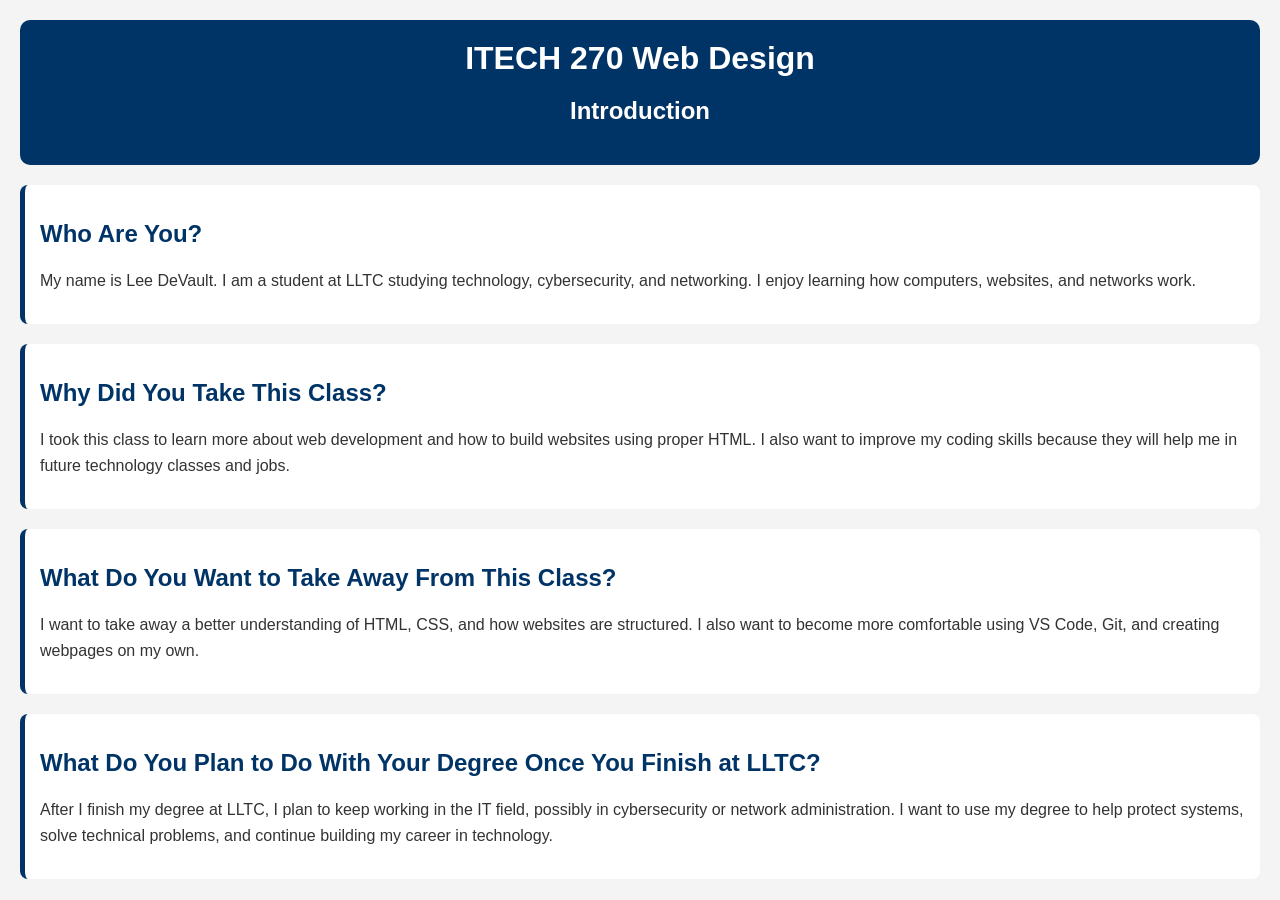
<file: 1-Introduction/index.html>
<!DOCTYPE html>
<html lang="en">
<head>
    <meta charset="UTF-8">
    <meta name="viewport" content="width=device-width, initial-scale=1.0">
    <title>ITECH 270 Web Design Introduction</title>

    <style>
        body {
            background-color: #f4f4f4;
            font-family: Arial, sans-serif;
            margin: 20px;
            color: #333333;
        }

        header {
            text-align: center;
            background-color: #003366;
            color: white;
            padding: 20px;
            border-radius: 10px;
        }

        h1 {
            margin: 0;
        }

        article {
            background-color: white;
            padding: 15px;
            margin-top: 20px;
            border-left: 5px solid #003366;
            border-radius: 8px;
        }

        h2 {
            color: #003366;
        }
        header h2{
            color: white;
        }

        p {
            line-height: 1.6;
        }
    </style>

</head>

<body>

    <header>
        <h1>ITECH 270 Web Design</h1>
        <h2>Introduction</h2>
    </header>

    <main>

        <article>
            <h2>Who Are You?</h2>
            <p>
                My name is Lee DeVault. I am a student at LLTC studying technology,
                cybersecurity, and networking. I enjoy learning how computers,
                websites, and networks work.
            </p>
        </article>

        <article>
            <h2>Why Did You Take This Class?</h2>
            <p>
                I took this class to learn more about web development and how to
                build websites using proper HTML. I also want to improve my coding
                skills because they will help me in future technology classes and jobs.
            </p>
        </article>

        <article>
            <h2>What Do You Want to Take Away From This Class?</h2>
            <p>
                I want to take away a better understanding of HTML, CSS, and how
                websites are structured. I also want to become more comfortable
                using VS Code, Git, and creating webpages on my own.
            </p>
        </article>

        <article>
            <h2>What Do You Plan to Do With Your Degree Once You Finish at LLTC?</h2>
            <p>
                After I finish my degree at LLTC, I plan to keep working in the IT field,
                possibly in cybersecurity or network administration. I want to use
                my degree to help protect systems, solve technical problems, and
                continue building my career in technology.
            </p>
        </article>

    </main>

</body>
</html>
</file>
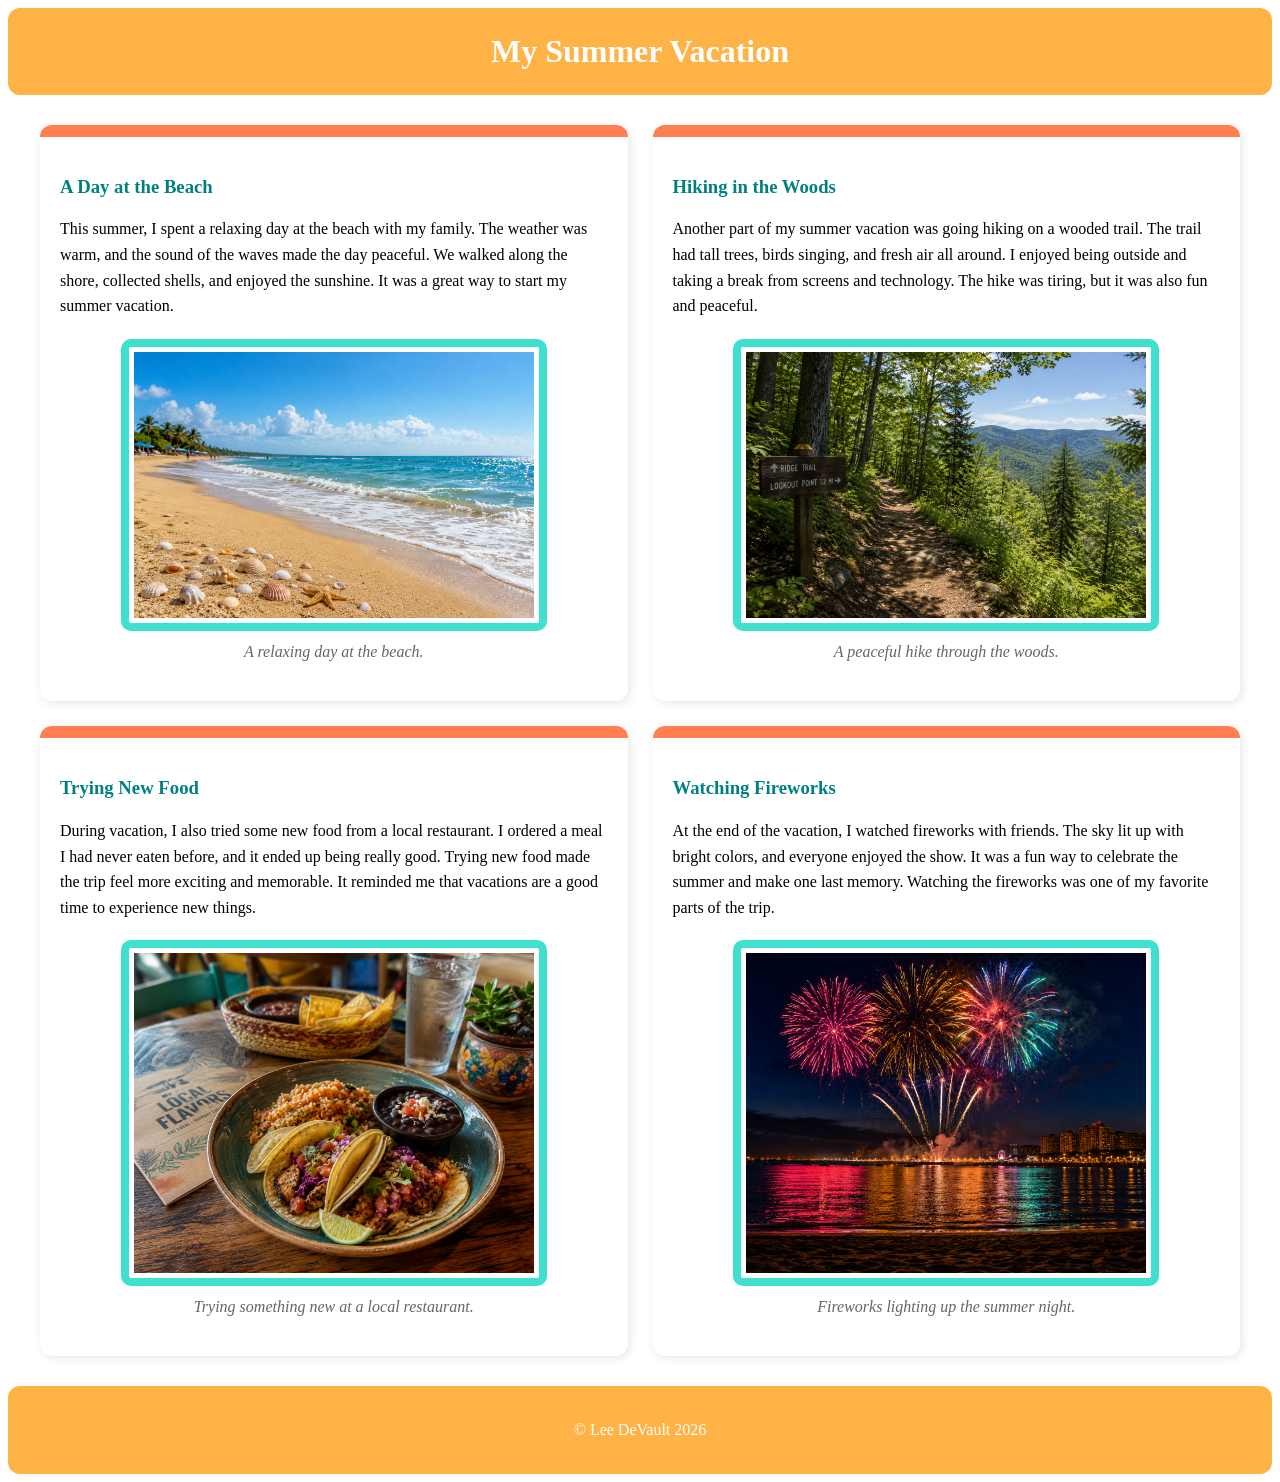
<file: 2-SummerVacation/index.html>
<!DOCTYPE html>
<html lang="en">
<head>
    <meta charset="UTF-8">
    <meta name="viewport" content="width=device-width, initial-scale=1.0">
    <title>My Summer Vacation</title>

    <style>
        <style>
    body {
        background-color: #fff4d6;
        font-family: Arial, sans-serif;
        margin: 20px;
        color: #333333;
    }

    header {
        background-color: #ffb347;
        color: #ffffff;
        text-align: center;
        padding: 25px;
        border-radius: 12px;
    }

    h1 {
        margin: 0;
    }

   section {
    display: grid;
    grid-template-columns: 1fr 1fr;
    gap: 25px;
    max-width: 1200px;
    margin: 30px auto;
}

article {
    background-color: #ffffff;
    padding: 20px;
    border-radius: 12px;
    box-shadow: 2px 2px 10px rgba(0, 0, 0, 0.1);
    border-top: 12px solid #ff7f50;
}

    h3 {
        color: #008080;
    }

    p {
        line-height: 1.6;
    }

    figure {
        text-align: center;
        margin: 20px 0;
    }

    img {
        border: 8px solid #40e0d0;
        border-radius: 10px;
        padding: 5px;
        background-color: white;
    }

    figcaption {
        font-style: italic;
        color: #666666;
        margin-top: 8px;
    }

    footer {
        background-color: #ffb347;
        color: white;
        text-align: center;
        padding: 15px;
        border-radius: 12px;
        margin-top: 30px;
    }
</style>
    </style>
</head>
<body>

    <header>
        <h1>My Summer Vacation</h1>
    </header>

    <section>
        <article>
            <h3>A Day at the Beach</h3>
            <p>
                This summer, I spent a relaxing day at the beach with my family.
                The weather was warm, and the sound of the waves made the day peaceful.
                We walked along the shore, collected shells, and enjoyed the sunshine.
                It was a great way to start my summer vacation.
            </p>

            <figure>
                <img src="images/beach.png" alt="A sunny beach with ocean waves" width="400">
                <figcaption>A relaxing day at the beach.</figcaption>
            </figure>
        </article>

        <article>
            <h3>Hiking in the Woods</h3>
            <p>
                Another part of my summer vacation was going hiking on a wooded trail.
                The trail had tall trees, birds singing, and fresh air all around.
                I enjoyed being outside and taking a break from screens and technology.
                The hike was tiring, but it was also fun and peaceful.
            </p>

            <figure>
                <img src="images/hiking.png" alt="A hiking trail through a green forest" width="400">
                <figcaption>A peaceful hike through the woods.</figcaption>
            </figure>
        </article>

        <article>
            <h3>Trying New Food</h3>
            <p>
                During vacation, I also tried some new food from a local restaurant.
                I ordered a meal I had never eaten before, and it ended up being really good.
                Trying new food made the trip feel more exciting and memorable.
                It reminded me that vacations are a good time to experience new things.
            </p>

            <figure>
                <img src="images/food.png" alt="A plate of delicious food at a restaurant" width="400">
                <figcaption>Trying something new at a local restaurant.</figcaption>
            </figure>
        </article>

        <article>
            <h3>Watching Fireworks</h3>
            <p>
                At the end of the vacation, I watched fireworks with friends.
                The sky lit up with bright colors, and everyone enjoyed the show.
                It was a fun way to celebrate the summer and make one last memory.
                Watching the fireworks was one of my favorite parts of the trip.
            </p>

            <figure>
                <img src="images/fireworks.png" alt="Colorful fireworks lighting up the night sky" width="400">
                <figcaption>Fireworks lighting up the summer night.</figcaption>
            </figure>
        </article>
    </section>

    <footer>
        <p>&copy; Lee DeVault 2026</p>
    </footer>

</body>
</html>
</file>
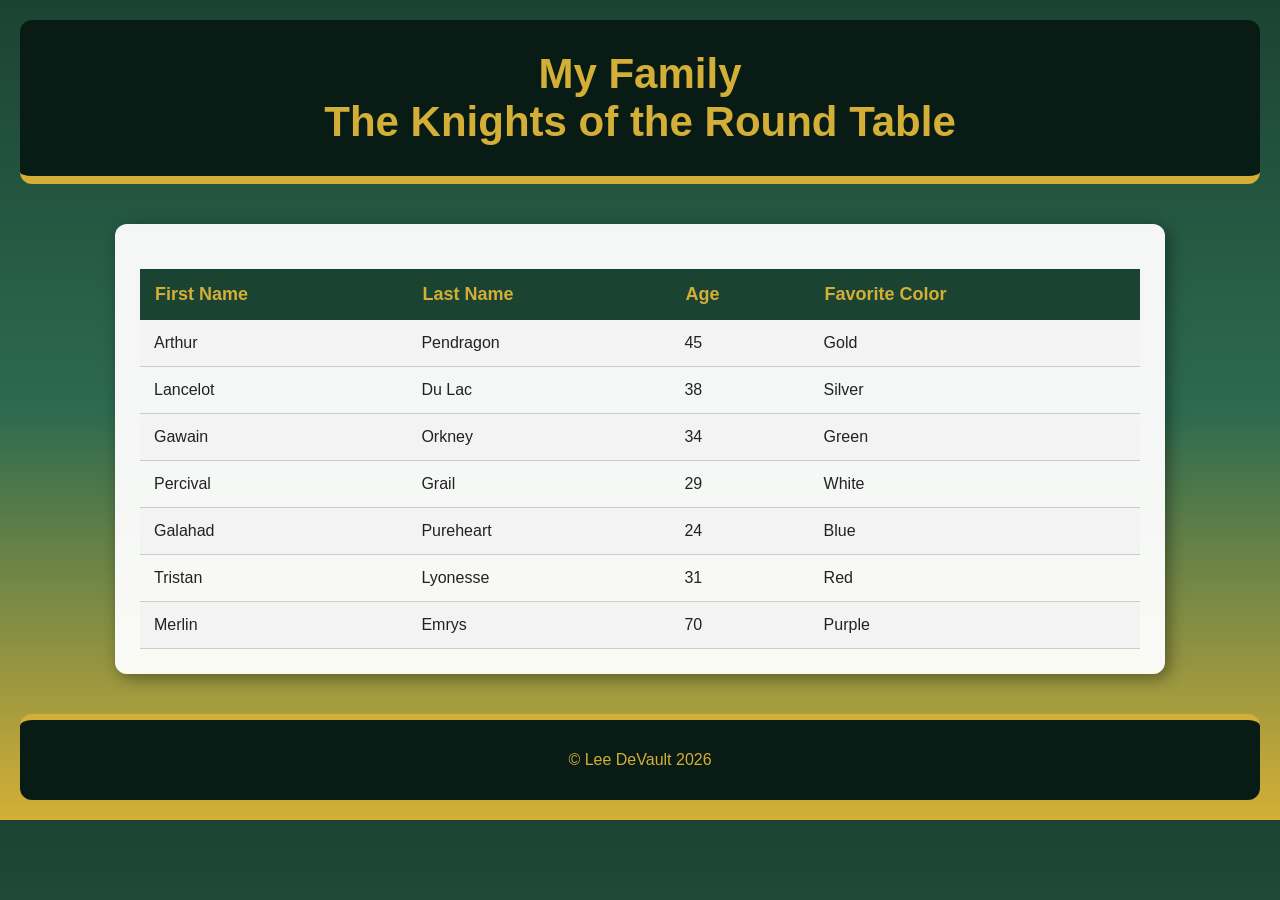
<file: 4-MyFamily/index.html>
<!DOCTYPE html>
<html lang="en">
<head>
    <meta charset="UTF-8">
    <meta name="viewport" content="width=device-width, initial-scale=1.0">
    <title>My Family</title>

    <style>

        body {
            background: linear-gradient(to bottom, #1b4332, #2d6a4f, #d4af37);
            font-family: Arial, sans-serif;
            margin: 20px;
            color: #f8f9fa;
        }

        header {
            background-color: #081c15;
            color: #d4af37;
            text-align: center;
            padding: 30px;
            border-radius: 12px;
            border-bottom: 8px solid #d4af37;
        }

        header h1 {
            margin: 0;
            font-size: 42px;
        }

        section {
            max-width: 1000px;
            margin: 40px auto;
            background-color: rgba(255, 255, 255, 0.95);
            padding: 25px;
            border-radius: 12px;
            box-shadow: 4px 4px 16px rgba(0, 0, 0, 0.4);
        }

        table {
            width: 100%;
            border-collapse: collapse;
            margin-top: 20px;
            color: #222222;
        }

        th {
            background-color: #1b4332;
            color: #d4af37;
            padding: 15px;
            text-align: left;
            font-size: 18px;
        }

        td {
            padding: 14px;
            border-bottom: 1px solid #cccccc;
        }

        tr:nth-child(even) {
            background-color: #f3f3f3;
        }

        tr:hover {
            background-color: #d8f3dc;
        }

        footer {
            background-color: #081c15;
            color: #d4af37;
            text-align: center;
            padding: 15px;
            border-radius: 12px;
            margin-top: 30px;
            border-top: 6px solid #d4af37;
        }

    </style>
</head>

<body>

    <header>
        <h1>My Family</h1>
        <h1>The Knights of the Round Table</h1>
    </header>

    <section>

        <table>

            <tr>
                <th>First Name</th>
                <th>Last Name</th>
                <th>Age</th>
                <th>Favorite Color</th>
            </tr>

            <tr>
                <td>Arthur</td>
                <td>Pendragon</td>
                <td>45</td>
                <td>Gold</td>
            </tr>

            <tr>
                <td>Lancelot</td>
                <td>Du Lac</td>
                <td>38</td>
                <td>Silver</td>
            </tr>

            <tr>
                <td>Gawain</td>
                <td>Orkney</td>
                <td>34</td>
                <td>Green</td>
            </tr>

            <tr>
                <td>Percival</td>
                <td>Grail</td>
                <td>29</td>
                <td>White</td>
            </tr>

            <tr>
                <td>Galahad</td>
                <td>Pureheart</td>
                <td>24</td>
                <td>Blue</td>
            </tr>

            <tr>
                <td>Tristan</td>
                <td>Lyonesse</td>
                <td>31</td>
                <td>Red</td>
            </tr>

            <tr>
                <td>Merlin</td>
                <td>Emrys</td>
                <td>70</td>
                <td>Purple</td>
            </tr>

        </table>

    </section>

    <footer>
        <p>&copy; Lee DeVault 2026</p>
    </footer>

</body>
</html>
</file>
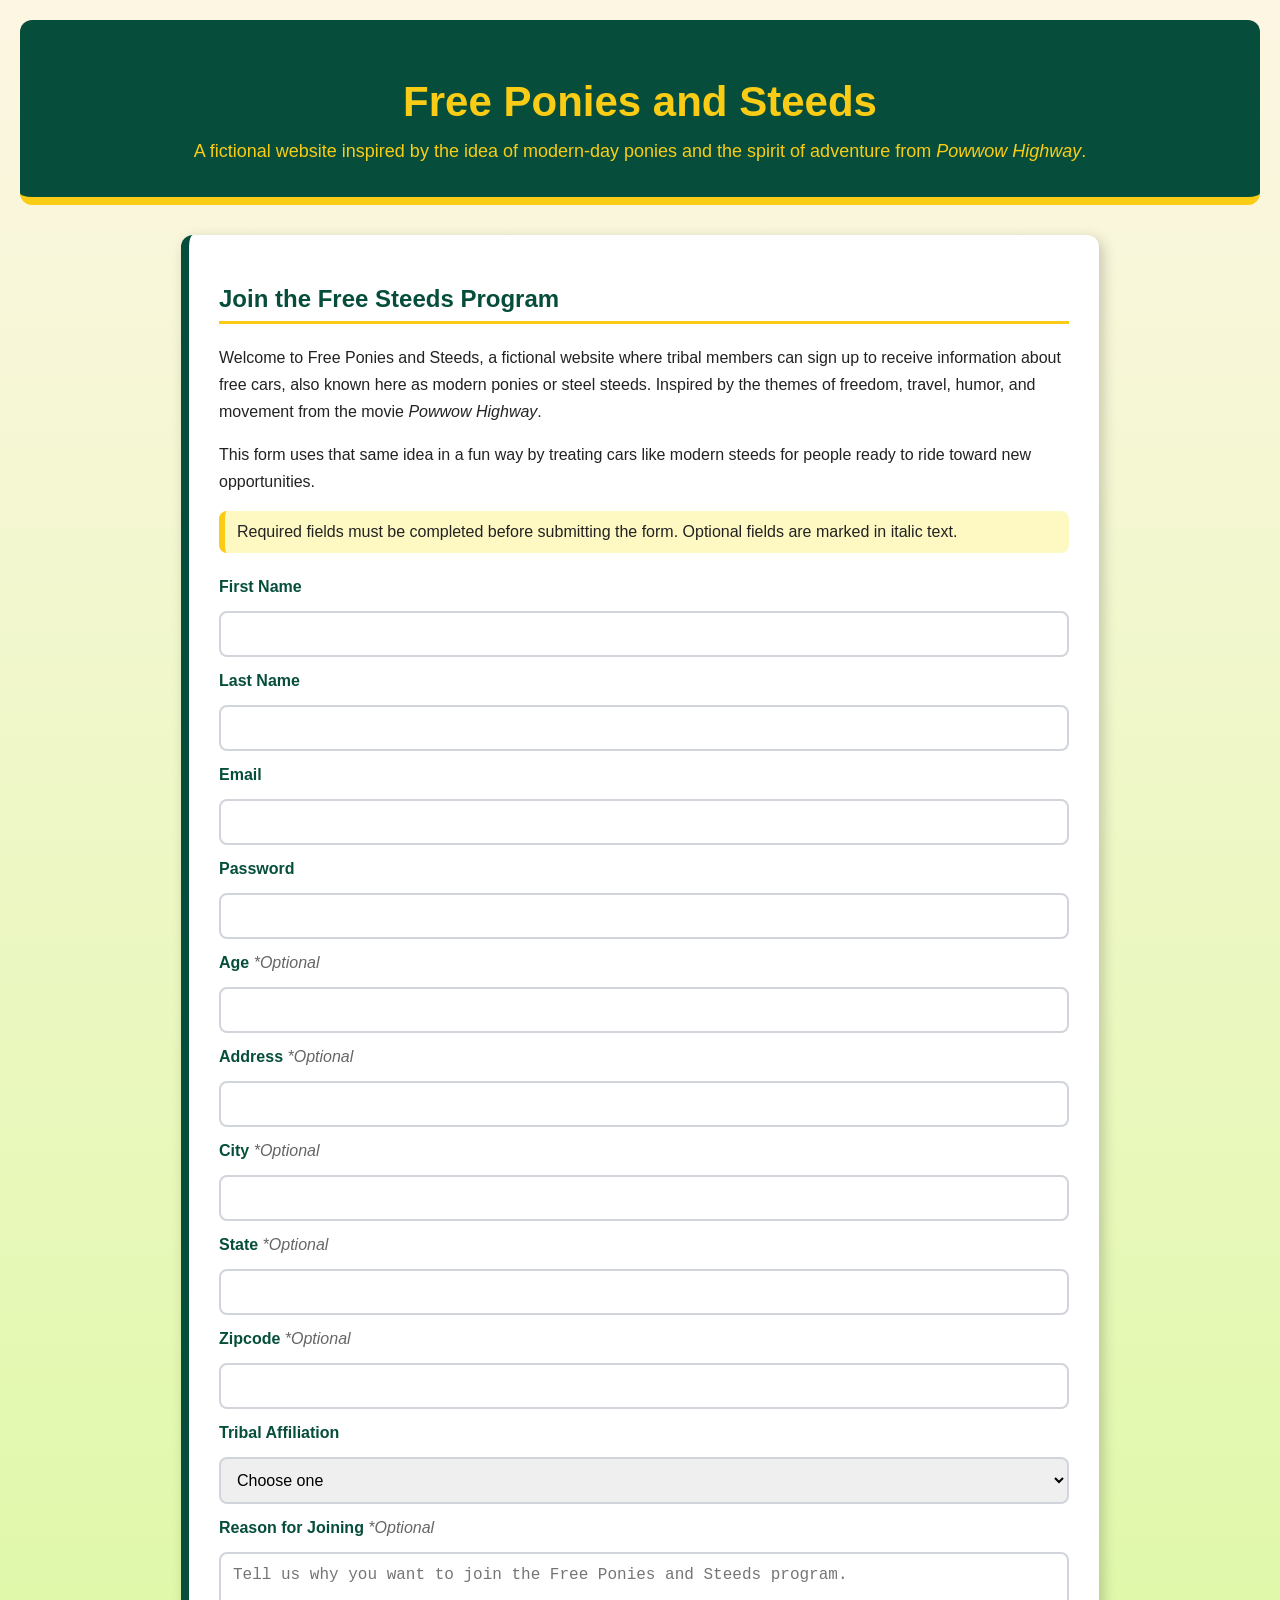
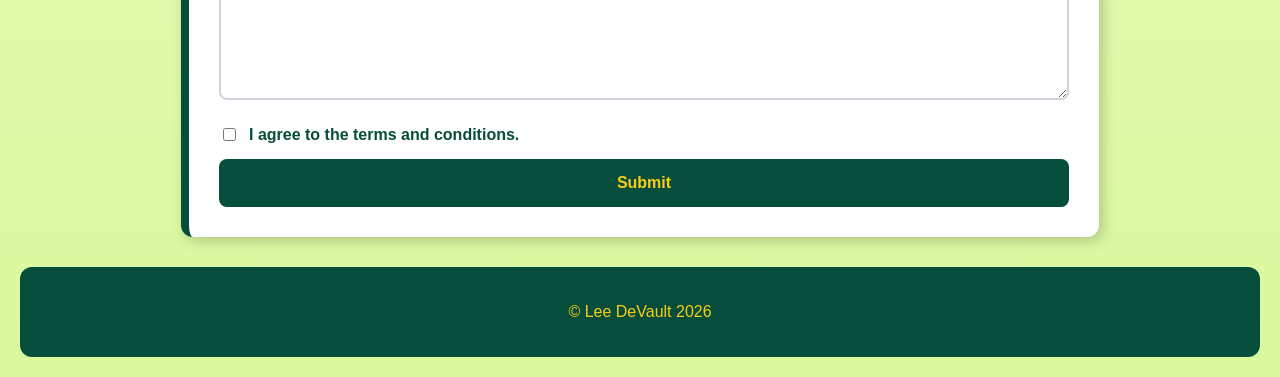
<file: 5-NewUserForm/index.html>
<!DOCTYPE html>
<html lang="en">
<head>
    <meta charset="UTF-8">
    <meta name="viewport" content="width=device-width, initial-scale=1.0">
    <title>New User Form</title>

    <style>

        body {
            background: linear-gradient(to bottom, #fdf6e3, #d9f99d);
            font-family: Arial, sans-serif;
            margin: 20px;
            color: #222222;
        }

        header {
            background-color: #064e3b;
            color: #facc15;
            text-align: center;
            padding: 30px;
            border-radius: 12px;
            border-bottom: 8px solid #facc15;
        }

        header h1 {
            margin-bottom: 10px;
            font-size: 42px;
        }

        header p {
            margin: 0;
            font-size: 18px;
        }

        section {
            max-width: 850px;
            margin: 30px auto;
            background-color: white;
            padding: 30px;
            border-radius: 12px;
            box-shadow: 4px 4px 14px rgba(0, 0, 0, 0.2);
            border-left: 8px solid #064e3b;
        }

        h2 {
            color: #064e3b;
            border-bottom: 3px solid #facc15;
            padding-bottom: 8px;
        }

        p {
            line-height: 1.7;
        }

        .note {
            background-color: #fef9c3;
            border-left: 6px solid #facc15;
            padding: 12px;
            border-radius: 8px;
            margin-bottom: 20px;
        }

        form {
            display: grid;
            gap: 15px;
            margin-top: 25px;
        }

        label {
            font-weight: bold;
            color: #064e3b;
        }

        label em {
            font-style: italic;
            color: #666666;
            font-weight: normal;
        }

        input,
        select,
        textarea {
            padding: 12px;
            border: 2px solid #d1d5db;
            border-radius: 8px;
            font-size: 16px;
        }

        textarea {
            height: 120px;
            resize: vertical;
        }

        .checkbox-row {
            display: flex;
            gap: 10px;
            align-items: center;
            margin-top: 10px;
        }

        input[type="submit"] {
            background-color: #064e3b;
            color: #facc15;
            font-weight: bold;
            cursor: pointer;
            border: none;
            padding: 15px;
            font-size: 16px;
        }

        input[type="submit"]:hover {
            background-color: #047857;
        }

        footer {
            background-color: #064e3b;
            color: #facc15;
            text-align: center;
            padding: 15px;
            border-radius: 12px;
            margin-top: 30px;
        }

    </style>
</head>

<body>

    <header>
        <h1>Free Ponies and Steeds</h1>

        <p>
            A fictional website inspired by the idea of modern-day ponies
            and the spirit of adventure from <em>Powwow Highway</em>.
        </p>
    </header>

    <section>

        <h2>Join the Free Steeds Program</h2>

        <p>
            Welcome to Free Ponies and Steeds, a fictional website where tribal
            members can sign up to receive information about free cars, also
            known here as modern ponies or steel steeds. Inspired by the themes
            of freedom, travel, humor, and movement from the movie
            <em>Powwow Highway</em>.
        </p>

        <p>
            This form uses that same idea in a fun way by
            treating cars like modern steeds for people ready to ride toward new
            opportunities.
        </p>

        <div class="note">
            Required fields must be completed before submitting the form.
            Optional fields are marked in italic text.
        </div>

        <form method="GET" action="./response.html">

            <label for="first-name">
                First Name
            </label>

            <input type="text"
                   id="first-name"
                   name="first-name"
                   required>

            <label for="last-name">
                Last Name
            </label>

            <input type="text"
                   id="last-name"
                   name="last-name"
                   required>

            <label for="email">
                Email
            </label>

            <input type="email"
                   id="email"
                   name="email"
                   required>

            <label for="password">
                Password
            </label>

            <input type="password"
                   id="password"
                   name="password"
                   required>

            <label for="age">
                Age <em>*Optional</em>
            </label>

            <input type="number"
                   id="age"
                   name="age">

            <label for="address">
                Address <em>*Optional</em>
            </label>

            <input type="text"
                   id="address"
                   name="address">

            <label for="city">
                City <em>*Optional</em>
            </label>

            <input type="text"
                   id="city"
                   name="city">

            <label for="state">
                State <em>*Optional</em>
            </label>

            <input type="text"
                   id="state"
                   name="state">

            <label for="zipcode">
                Zipcode <em>*Optional</em>
            </label>

            <input type="number"
                   id="zipcode"
                   name="zipcode">

            <label for="tribal-affiliation">
                Tribal Affiliation
            </label>

            <select id="tribal-affiliation"
                    name="tribal-affiliation"
                    required>

                <option value="">
                    Choose one
                </option>

                <option value="leech-lake-band">
                    Leech Lake Band of Ojibwe
                </option>

                <option value="red-lake-nation">
                    Red Lake Nation
                </option>

                <option value="white-earth-nation">
                    White Earth Nation
                </option>

                <option value="fond-du-lac-band">
                    Fond du Lac Band
                </option>

                <option value="mille-lacs-band">
                    Mille Lacs Band
                </option>

            </select>

            <label for="reason">
                Reason for Joining <em>*Optional</em>
            </label>

            <textarea id="reason"
                      name="reason"
                      placeholder="Tell us why you want to join the Free Ponies and Steeds program."></textarea>

            <div class="checkbox-row">

                <input type="checkbox"
                       id="terms"
                       name="terms"
                       required>

                <label for="terms">
                    I agree to the terms and conditions.
                </label>

            </div>

            <input type="submit"
                   value="Submit">

        </form>

    </section>

    <footer>
        <p>&copy; Lee DeVault 2026</p>
    </footer>

</body>
</html>
</file>
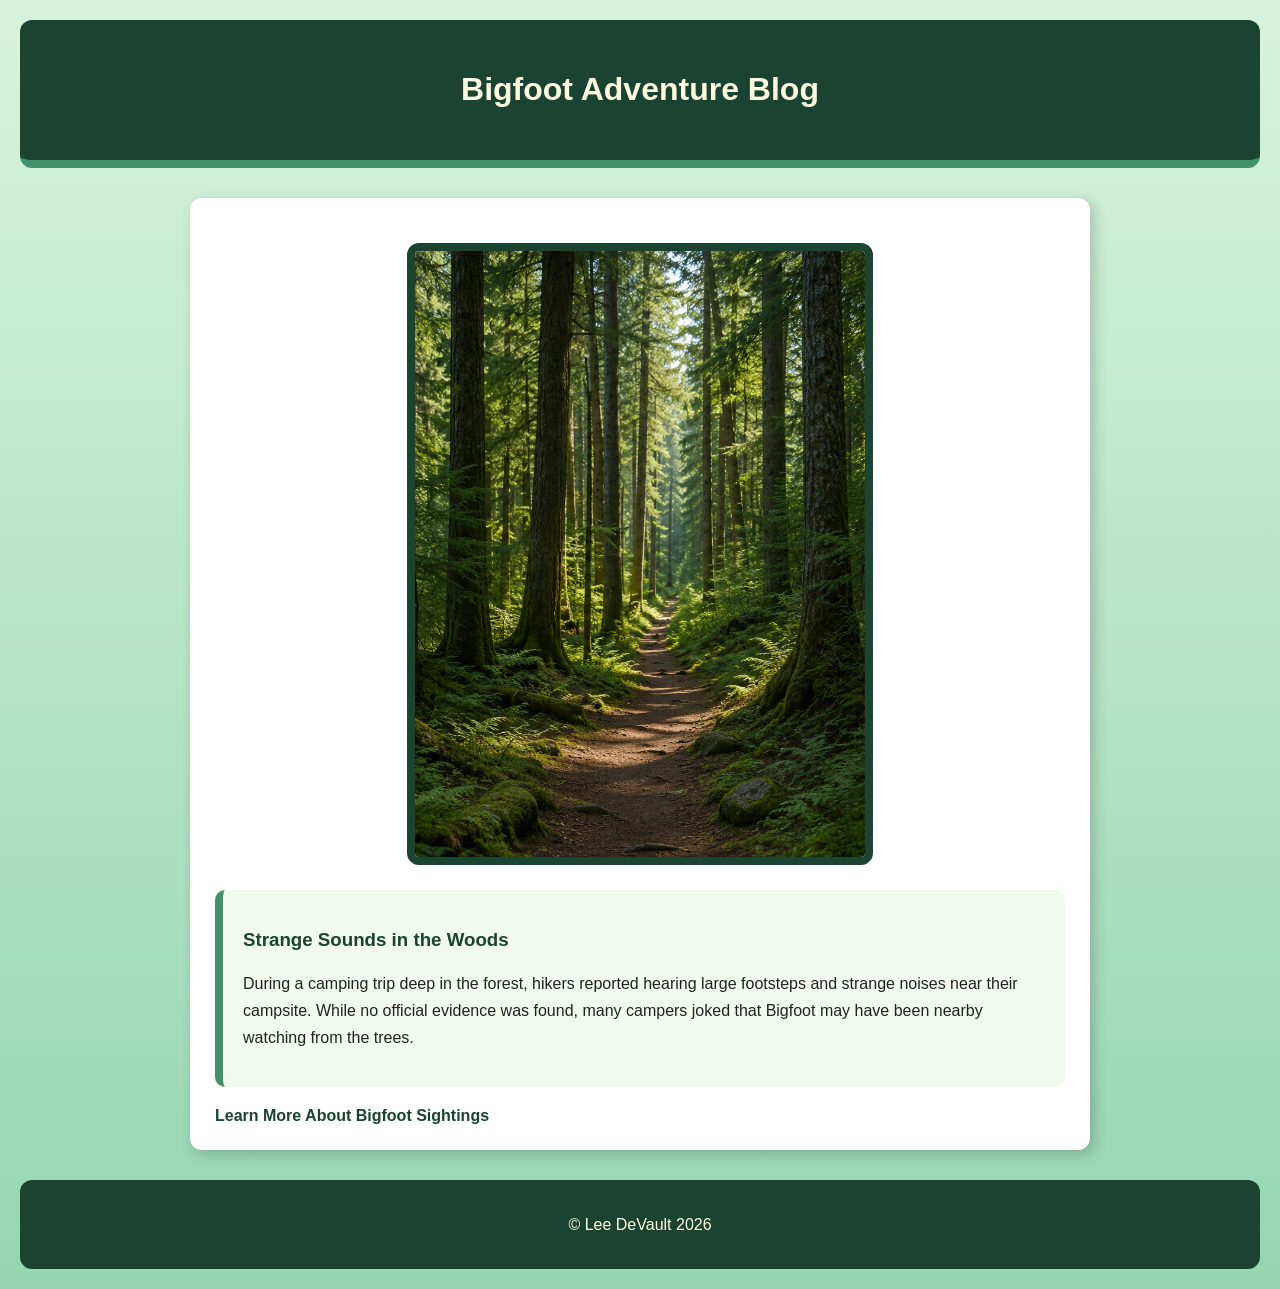
<file: 7-EventListeners/index.html>
<!DOCTYPE html>
<html lang="en">
<head>
    <meta charset="UTF-8">
    <meta name="viewport" content="width=device-width, initial-scale=1.0">
    <title>Bigfoot Adventure Blog</title>

    <style>
        body {
            background: linear-gradient(to bottom, #d8f3dc, #95d5b2);
            font-family: Arial, sans-serif;
            margin: 20px;
            color: #222222;
        }

        header {
            background-color: #1b4332;
            color: #fefae0;
            text-align: center;
            padding: 30px;
            border-radius: 12px;
            border-bottom: 8px solid #40916c;
        }

        section {
            max-width: 850px;
            margin: 30px auto;
            background-color: white;
            padding: 25px;
            border-radius: 12px;
            box-shadow: 4px 4px 14px rgba(0, 0, 0, 0.2);
        }

        img {
            display: block;
            width: 450px;
            margin: 20px auto;
            border: 8px solid #1b4332;
            border-radius: 12px;
            cursor: pointer;
        }

        article {
            margin-top: 25px;
            padding: 20px;
            background-color: #f1faee;
            border-left: 8px solid #40916c;
            border-radius: 10px;
        }

        h3 {
            color: #1b4332;
            cursor: pointer;
        }

        p {
            line-height: 1.7;
        }

        a {
            display: inline-block;
            margin-top: 20px;
            color: #1b4332;
            font-weight: bold;
            text-decoration: none;
            cursor: pointer;
        }

        footer {
            background-color: #1b4332;
            color: #fefae0;
            text-align: center;
            padding: 15px;
            border-radius: 12px;
            margin-top: 30px;
        }
    </style>
</head>

<body>

    <header>
        <h1>Bigfoot Adventure Blog</h1>
    </header>

    <section>

        <img id="forest-image"
             src="images/forest.png"
             alt="A forest trail surrounded by trees">

        <article>
            <h3 id="blog-title">Strange Sounds in the Woods</h3>

            <p>
                During a camping trip deep in the forest, hikers reported hearing
                large footsteps and strange noises near their campsite. While no
                official evidence was found, many campers joked that Bigfoot may
                have been nearby watching from the trees.
            </p>
        </article>

        <a id="mystery-link" href="https://example.com">
            Learn More About Bigfoot Sightings
        </a>

    </section>

    <footer>
        <p>&copy; Lee DeVault 2026</p>
    </footer>

    <script src="script.js"></script>

</body>
</html>
</file>
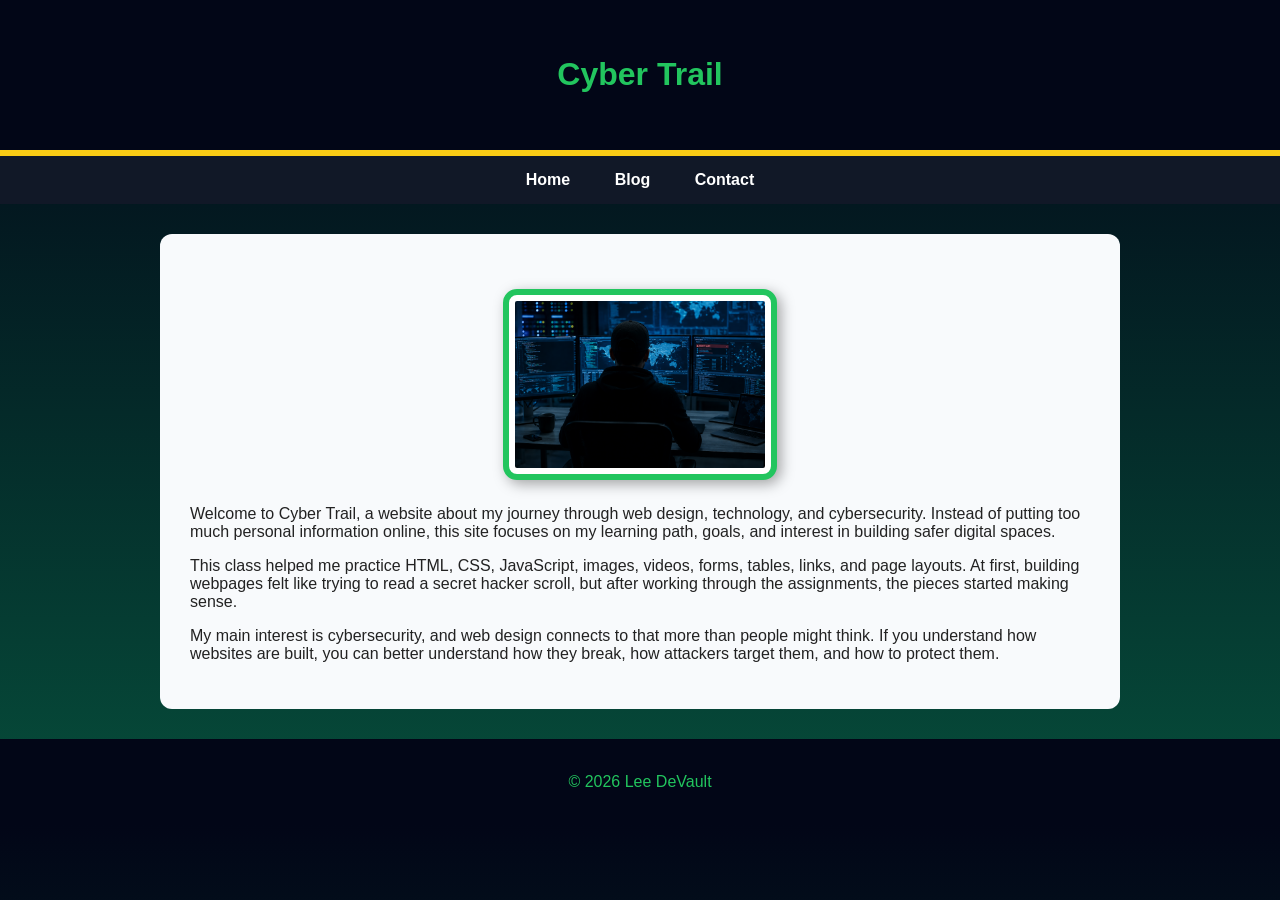
<file: Final/index.html>
<!DOCTYPE html>
<html lang="en">
<head>
    <meta charset="UTF-8">
    <meta name="viewport" content="width=device-width, initial-scale=1.0">
    <title>Cyber Trail - Home</title>
    <link rel="stylesheet" href="style.css">
</head>
<body>

<header>
    <h1>Cyber Trail</h1>
</header>

<nav>
    <a href="index.html">Home</a>
    <a href="blog.html">Blog</a>
    <a href="contact.html">Contact</a>
</nav>

<main>
    <img id="profile-image" class="profile-img" src="images/me1.png" alt="Meme image representing Lee">

    <p>
        Welcome to Cyber Trail, a website about my journey through web design,
        technology, and cybersecurity. Instead of putting too much personal
        information online, this site focuses on my learning path, goals, and
        interest in building safer digital spaces.
    </p>

    <p>
        This class helped me practice HTML, CSS, JavaScript, images, videos,
        forms, tables, links, and page layouts. At first, building webpages felt
        like trying to read a secret hacker scroll, but after working through the
        assignments, the pieces started making sense.
    </p>

    <p>
        My main interest is cybersecurity, and web design connects to that more
        than people might think. If you understand how websites are built, you
        can better understand how they break, how attackers target them, and how
        to protect them.
    </p>
</main>

<footer>
    <p>&copy; 2026 Lee DeVault</p>
</footer>

<script src="script.js"></script>

</body>
</html>
</file>
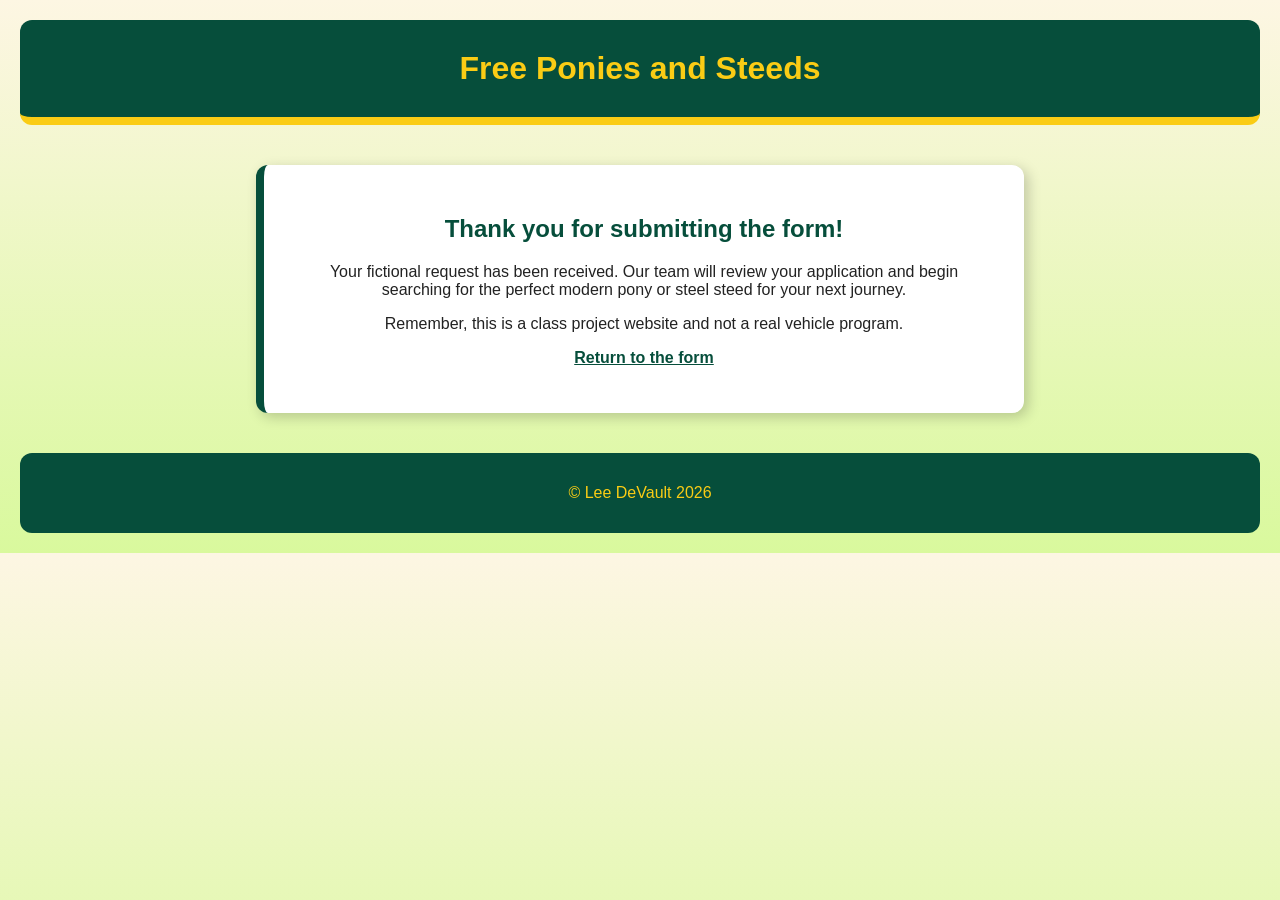
<file: 5-NewUserForm/response.html>
<!DOCTYPE html>
<html lang="en">
<head>
    <meta charset="UTF-8">
    <meta name="viewport" content="width=device-width, initial-scale=1.0">
    <title>Form Submitted</title>

    <style>
        body {
            background: linear-gradient(to bottom, #fdf6e3, #d9f99d);
            font-family: Arial, sans-serif;
            margin: 20px;
            color: #222222;
        }

        header {
            background-color: #064e3b;
            color: #facc15;
            text-align: center;
            padding: 30px;
            border-radius: 12px;
            border-bottom: 8px solid #facc15;
        }

        section {
            max-width: 700px;
            margin: 40px auto;
            background-color: white;
            padding: 30px;
            border-radius: 12px;
            box-shadow: 4px 4px 14px rgba(0, 0, 0, 0.2);
            border-left: 8px solid #064e3b;
            text-align: center;
        }

        h1 {
            margin: 0;
        }

        h2 {
            color: #064e3b;
        }

        a {
            color: #064e3b;
            font-weight: bold;
        }

        footer {
            background-color: #064e3b;
            color: #facc15;
            text-align: center;
            padding: 15px;
            border-radius: 12px;
            margin-top: 30px;
        }
    </style>
</head>

<body>

    <header>
        <h1>Free Ponies and Steeds</h1>
    </header>

    <section>
        <h2>Thank you for submitting the form!</h2>

        <p>
            Your fictional request has been received. Our team will review your
            application and begin searching for the perfect modern pony or steel
            steed for your next journey.
        </p>

        <p>
            Remember, this is a class project website and not a real vehicle program.
        </p>

        <p>
            <a href="./index.html">Return to the form</a>
        </p>
    </section>

    <footer>
        <p>&copy; Lee DeVault 2026</p>
    </footer>

</body>
</html>
</file>
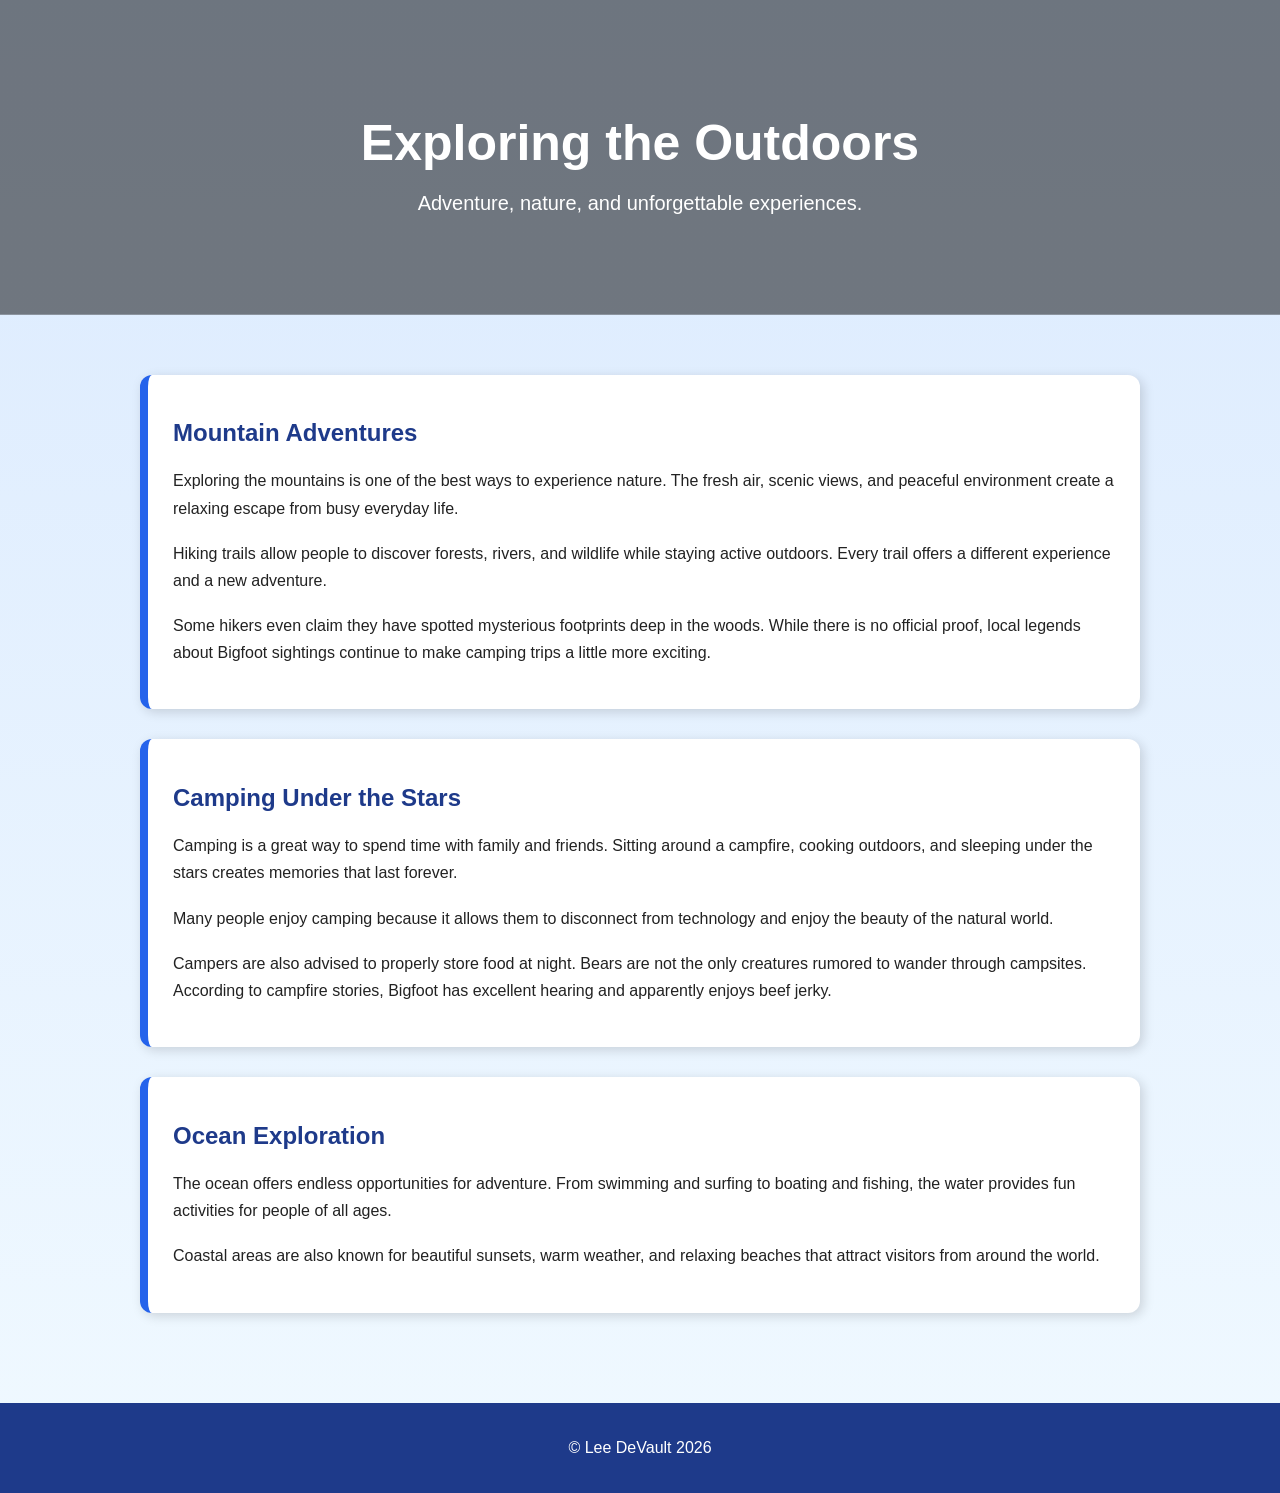
<file: 6-StyleAWebPage/page.html>
<!DOCTYPE html>
<html lang="en">
<head>
    <meta charset="UTF-8">
    <meta name="viewport" content="width=device-width, initial-scale=1.0">
    <title>Exploring the Outdoors</title>

    <link rel="stylesheet" href="style.css">
</head>

<body>

    <header>
        <h1>Exploring the Outdoors</h1>
        <p>Adventure, nature, and unforgettable experiences.</p>
    </header>

    <main>

        <section class="content-box">
            <h2>Mountain Adventures</h2>

            <p>
                Exploring the mountains is one of the best ways to experience
                nature. The fresh air, scenic views, and peaceful environment
                create a relaxing escape from busy everyday life.
            </p>

            <p>
                Hiking trails allow people to discover forests, rivers, and
                wildlife while staying active outdoors. Every trail offers a
                different experience and a new adventure.
            </p>

            <p>
                Some hikers even claim they have spotted mysterious footprints
                deep in the woods. While there is no official proof, local
                legends about Bigfoot sightings continue to make camping trips
                a little more exciting.
            </p>
        </section>

        <section class="content-box">
            <h2>Camping Under the Stars</h2>

            <p>
                Camping is a great way to spend time with family and friends.
                Sitting around a campfire, cooking outdoors, and sleeping under
                the stars creates memories that last forever.
            </p>

            <p>
                Many people enjoy camping because it allows them to disconnect
                from technology and enjoy the beauty of the natural world.
            </p>

            <p>
                Campers are also advised to properly store food at night. Bears
                are not the only creatures rumored to wander through campsites.
                According to campfire stories, Bigfoot has excellent hearing and
                apparently enjoys beef jerky.
            </p>
        </section>

        <section class="content-box">
            <h2>Ocean Exploration</h2>

            <p>
                The ocean offers endless opportunities for adventure. From
                swimming and surfing to boating and fishing, the water provides
                fun activities for people of all ages.
            </p>

            <p>
                Coastal areas are also known for beautiful sunsets, warm weather,
                and relaxing beaches that attract visitors from around the world.
            </p>
        </section>

    </main>

    <footer>
        <p>&copy; Lee DeVault 2026</p>
    </footer>

</body>
</html>
</file>
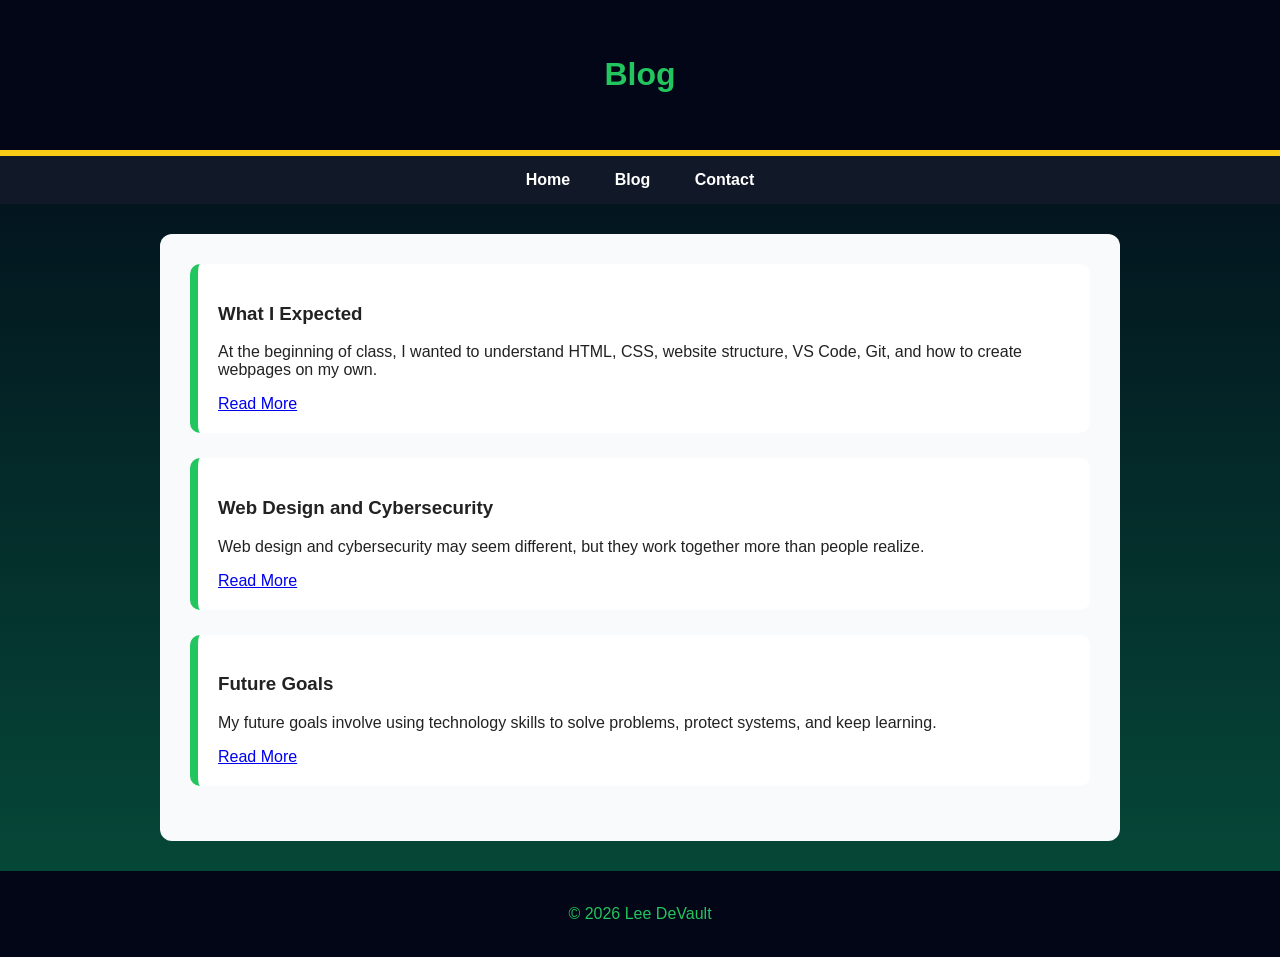
<file: Final/blog.html>
<!DOCTYPE html>
<html lang="en">
<head>
    <meta charset="UTF-8">
    <meta name="viewport" content="width=device-width, initial-scale=1.0">
    <title>Cyber Trail - Blog</title>
    <link rel="stylesheet" href="style.css">
</head>
<body>

<header>
    <h1>Blog</h1>
</header>

<nav>
    <a href="index.html">Home</a>
    <a href="blog.html">Blog</a>
    <a href="contact.html">Contact</a>
</nav>

<main>
    <article class="blog-card">
        <h3>What I Expected</h3>
        <p>
            At the beginning of class, I wanted to understand HTML, CSS, website
            structure, VS Code, Git, and how to create webpages on my own.
        </p>
        <a href="what-i-expected.html">Read More</a>
    </article>

    <article class="blog-card">
        <h3>Web Design and Cybersecurity</h3>
        <p>
            Web design and cybersecurity may seem different, but they work
            together more than people realize.
        </p>
        <a href="web-design-security.html">Read More</a>
    </article>

    <article class="blog-card">
        <h3>Future Goals</h3>
        <p>
            My future goals involve using technology skills to solve problems,
            protect systems, and keep learning.
        </p>
        <a href="future-goals.html">Read More</a>
    </article>
</main>

<footer>
    <p>&copy; 2026 Lee DeVault</p>
</footer>

</body>
</html>
</file>
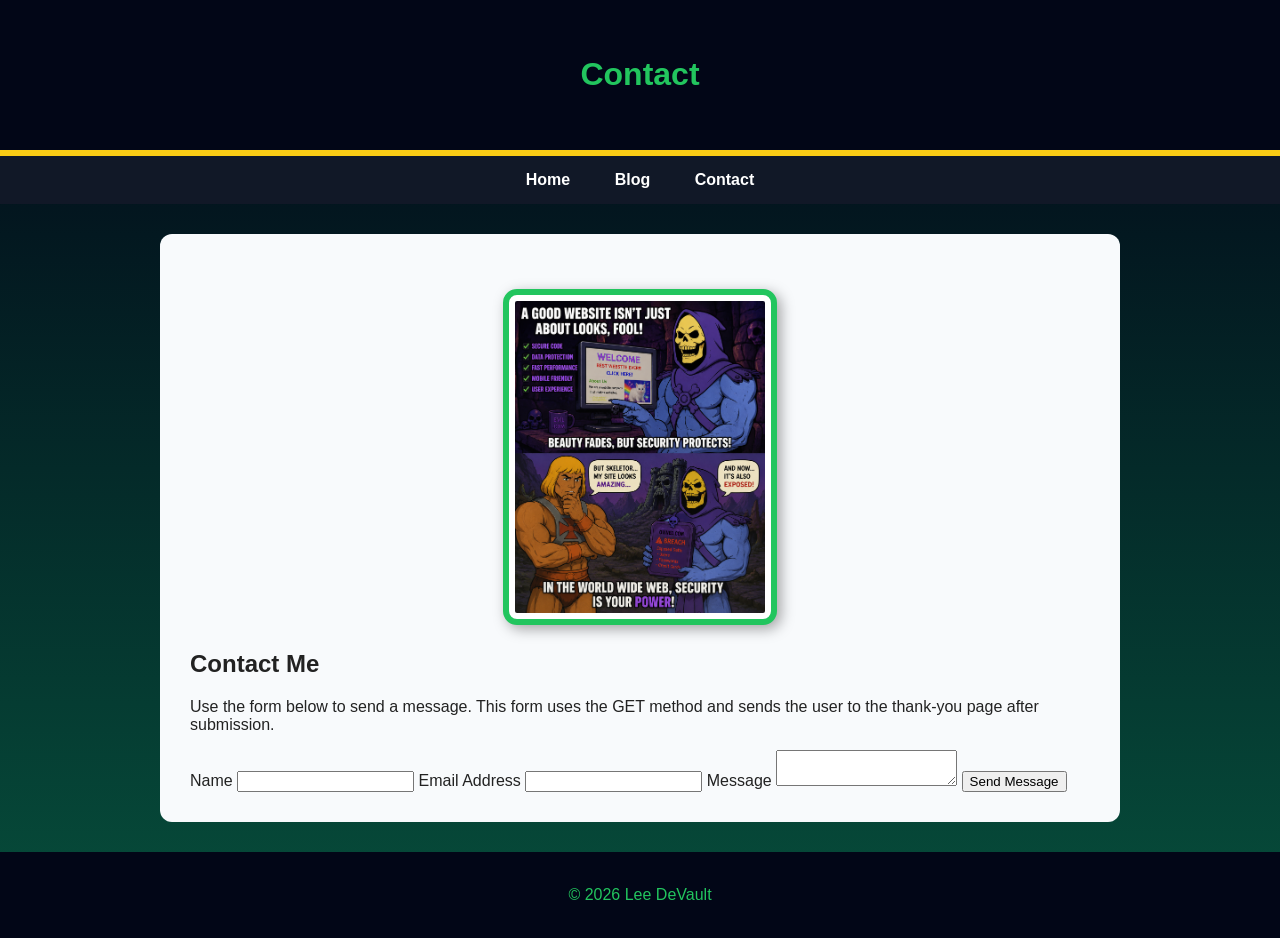
<file: Final/contact.html>
<!DOCTYPE html>
<html lang="en">
<head>
    <meta charset="UTF-8">
    <meta name="viewport" content="width=device-width, initial-scale=1.0">
    <title>Cyber Trail - Contact</title>
    <link rel="stylesheet" href="style.css">
</head>
<body>

<header>
    <h1>Contact</h1>
</header>

<nav>
    <a href="index.html">Home</a>
    <a href="blog.html">Blog</a>
    <a href="contact.html">Contact</a>
</nav>

<main>
    <img class="page-img" src="images/meme3.png" alt="Contact page meme">

    <h2>Contact Me</h2>

    <p>
        Use the form below to send a message. This form uses the GET method and
        sends the user to the thank-you page after submission.
    </p>

    <form method="GET" action="thank-you.html">
        <label for="name">Name</label>
        <input type="text" id="name" name="name" required>

        <label for="email">Email Address</label>
        <input type="email" id="email" name="email" required>

        <label for="message">Message</label>
        <textarea id="message" name="message" required></textarea>

        <button type="submit">Send Message</button>
    </form>
</main>

<footer>
    <p>&copy; 2026 Lee DeVault</p>
</footer>

</body>
</html>
</file>
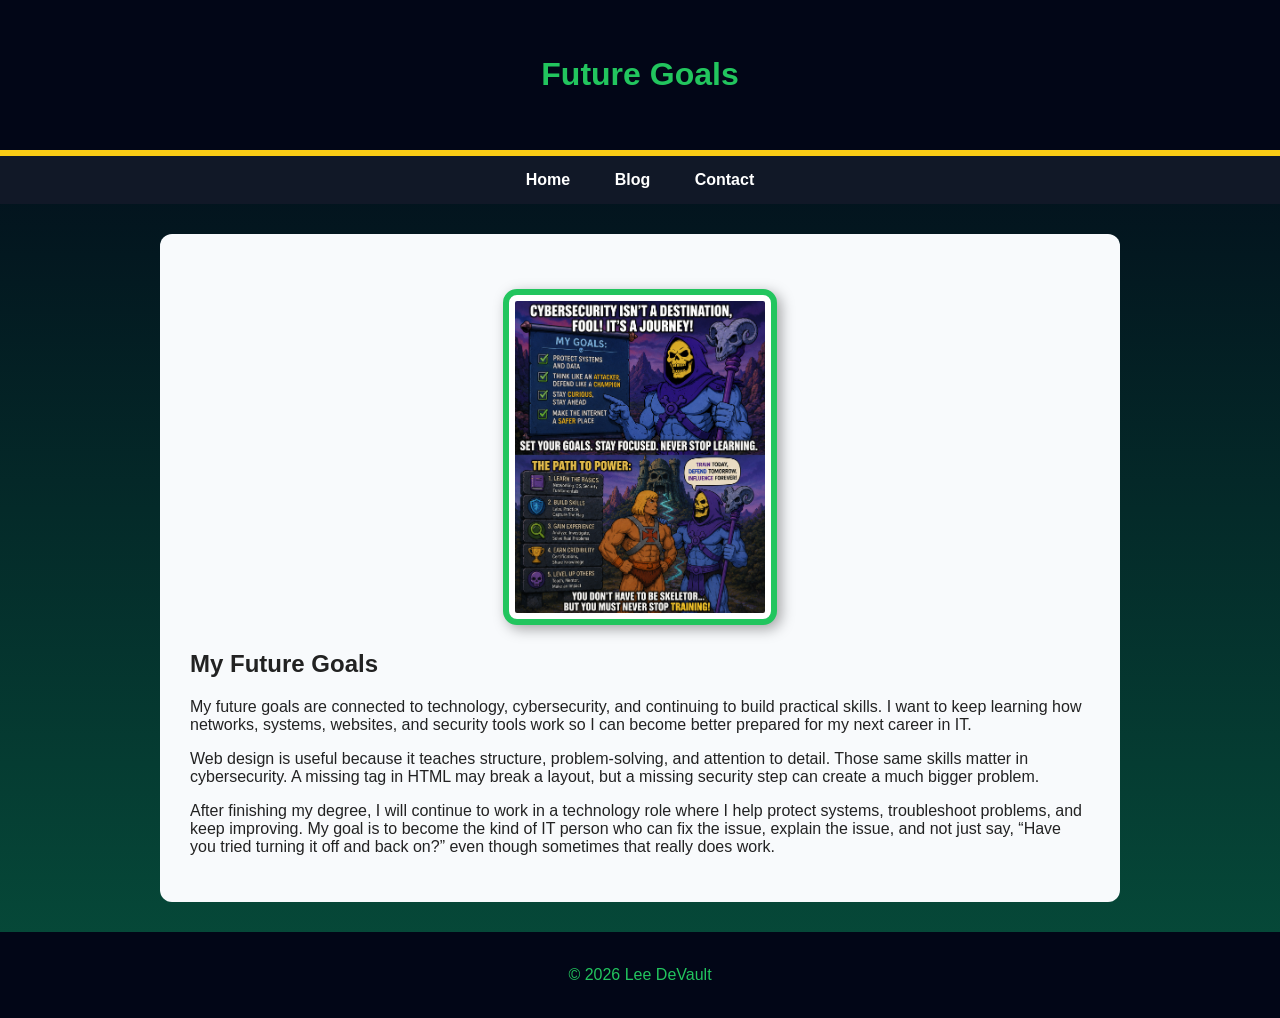
<file: Final/future-goals.html>
<!DOCTYPE html>
<html lang="en">
<head>
    <meta charset="UTF-8">
    <meta name="viewport" content="width=device-width, initial-scale=1.0">
    <title>Future Goals</title>
    <link rel="stylesheet" href="style.css">
</head>
<body>

<header>
    <h1>Future Goals</h1>
</header>

<nav>
    <a href="index.html">Home</a>
    <a href="blog.html">Blog</a>
    <a href="contact.html">Contact</a>
</nav>

<main>
    <img class="page-img" src="images/goalsmeme.png" alt="Future goals meme">

    <article>
        <h2>My Future Goals</h2>

        <p>
            My future goals are connected to technology, cybersecurity, and
            continuing to build practical skills. I want to keep learning how
            networks, systems, websites, and security tools work so I can become
            better prepared for my next career in IT.
        </p>

        <p>
            Web design is useful because it teaches structure, problem-solving,
            and attention to detail. Those same skills matter in cybersecurity.
            A missing tag in HTML may break a layout, but a missing security
            step can create a much bigger problem.
        </p>

        <p>
            After finishing my degree, I will continue to work in a technology role where
            I help protect systems, troubleshoot problems, and keep improving.
            My goal is to become the kind of IT person who can fix the issue,
            explain the issue, and not just say, “Have you tried turning it off
            and back on?” even though sometimes that really does work.
        </p>
    </article>
</main>

<footer>
    <p>&copy; 2026 Lee DeVault</p>
</footer>

</body>
</html>
</file>
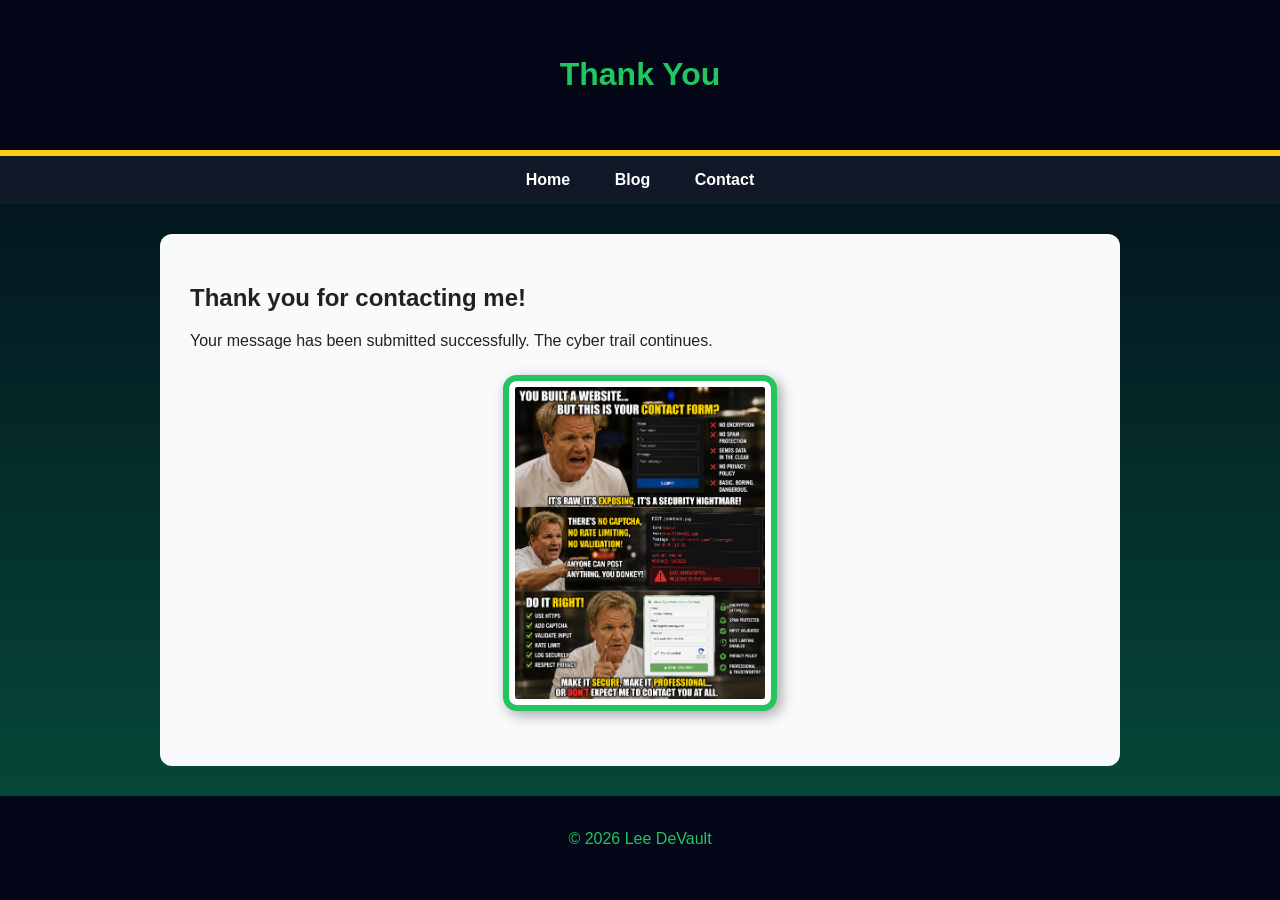
<file: Final/thank-you.html>
<!DOCTYPE html>
<html lang="en">
<head>
    <meta charset="UTF-8">
    <meta name="viewport" content="width=device-width, initial-scale=1.0">
    <title>Cyber Trail - Thank You</title>
    <link rel="stylesheet" href="style.css">
</head>
<body>

<header>
    <h1>Thank You</h1>
</header>

<nav>
    <a href="index.html">Home</a>
    <a href="blog.html">Blog</a>
    <a href="contact.html">Contact</a>
</nav>

<main>
    <h2>Thank you for contacting me!</h2>

    <p>
        Your message has been submitted successfully. The cyber trail continues.
    </p>

    <img class="page-img"
     src="images/contactmeme.png"
     alt="Funny thank you cybersecurity meme">
</main>

<footer>
    <p>&copy; 2026 Lee DeVault</p>
</footer>

</body>
</html>
</file>
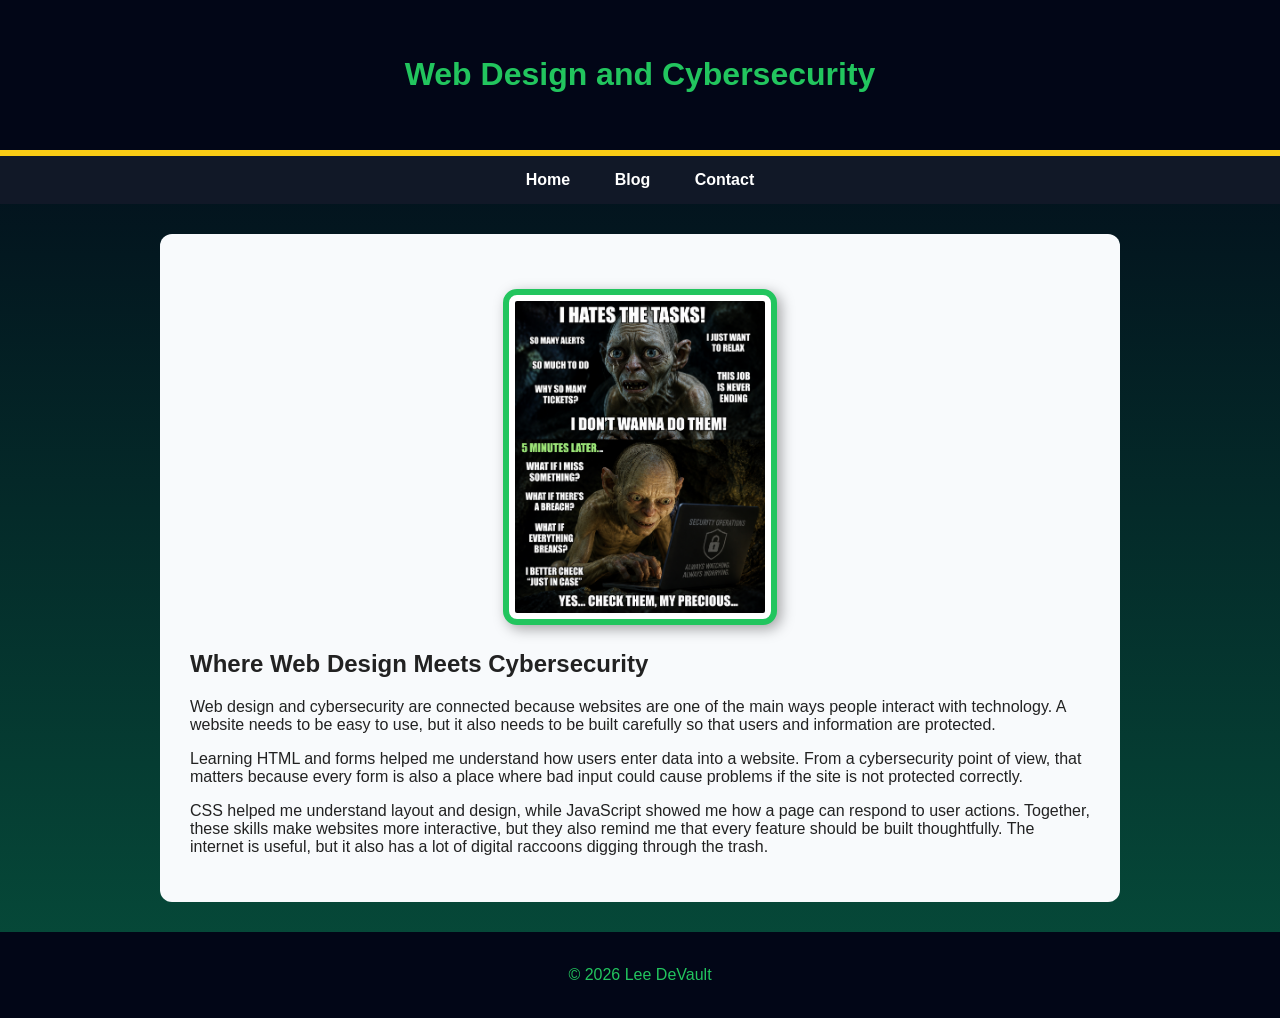
<file: Final/web-design-security.html>
<!DOCTYPE html>
<html lang="en">
<head>
    <meta charset="UTF-8">
    <meta name="viewport" content="width=device-width, initial-scale=1.0">
    <title>Web Design and Cybersecurity</title>
    <link rel="stylesheet" href="style.css">
</head>
<body>

<header>
    <h1>Web Design and Cybersecurity</h1>
</header>

<nav>
    <a href="index.html">Home</a>
    <a href="blog.html">Blog</a>
    <a href="contact.html">Contact</a>
</nav>

<main>
    <img class="page-img" src="images/meme2.png" alt="Web design cybersecurity meme">

    <article>
        <h2>Where Web Design Meets Cybersecurity</h2>

        <p>
            Web design and cybersecurity are connected because websites are one
            of the main ways people interact with technology. A website needs to
            be easy to use, but it also needs to be built carefully so that users
            and information are protected.
        </p>

        <p>
            Learning HTML and forms helped me understand how users enter data
            into a website. From a cybersecurity point of view, that matters
            because every form is also a place where bad input could cause
            problems if the site is not protected correctly.
        </p>

        <p>
            CSS helped me understand layout and design, while JavaScript showed
            me how a page can respond to user actions. Together, these skills
            make websites more interactive, but they also remind me that every
            feature should be built thoughtfully. The internet is useful, but it
            also has a lot of digital raccoons digging through the trash.
        </p>
    </article>
</main>

<footer>
    <p>&copy; 2026 Lee DeVault</p>
</footer>

</body>
</html>
</file>
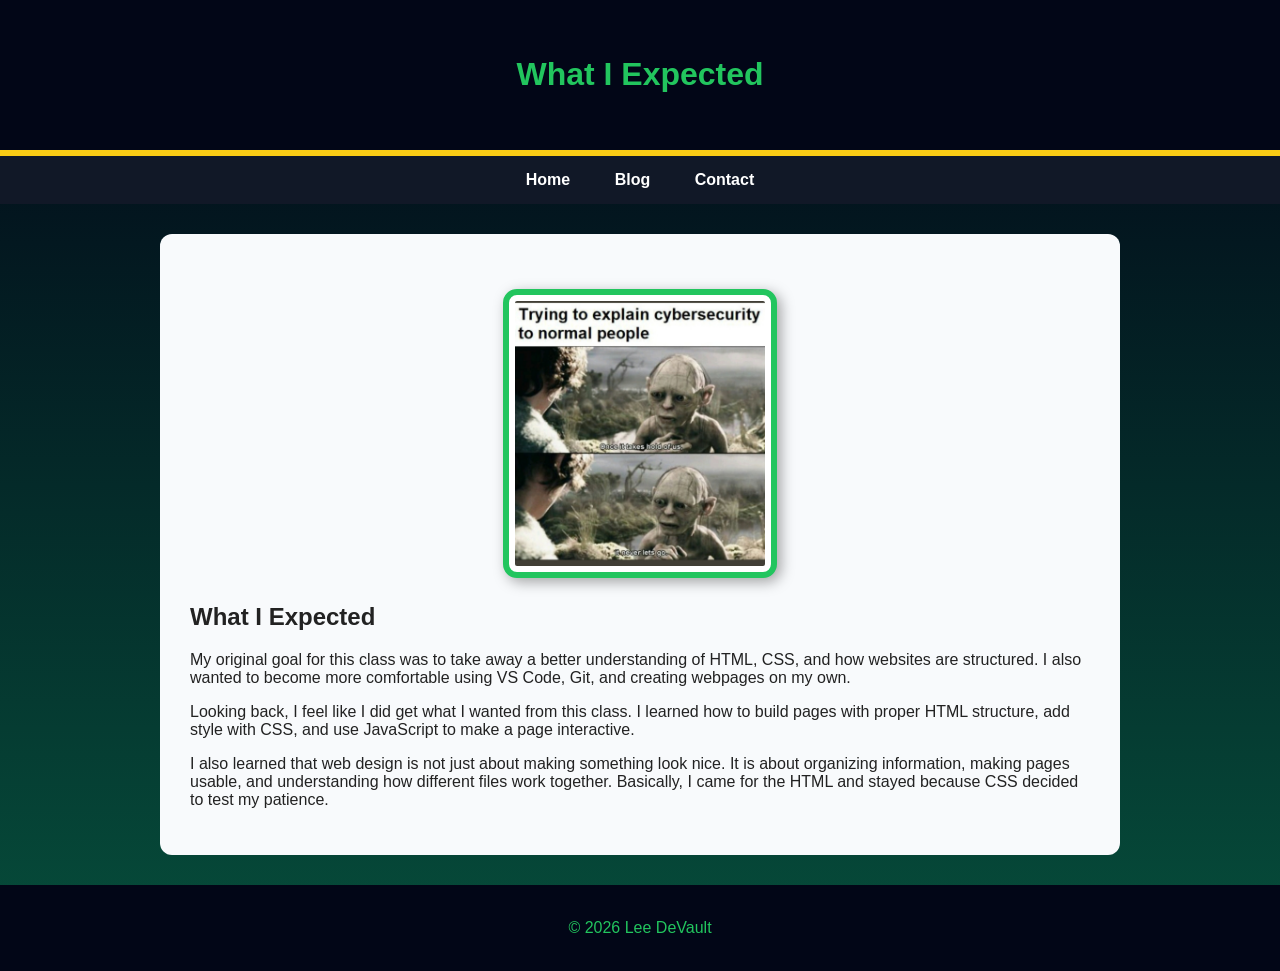
<file: Final/what-i-expected.html>
<!DOCTYPE html>
<html lang="en">
<head>
    <meta charset="UTF-8">
    <meta name="viewport" content="width=device-width, initial-scale=1.0">
    <title>What I Expected</title>
    <link rel="stylesheet" href="style.css">
</head>
<body>

<header>
    <h1>What I Expected</h1>
</header>

<nav>
    <a href="index.html">Home</a>
    <a href="blog.html">Blog</a>
    <a href="contact.html">Contact</a>
</nav>

<main>
    <img class="page-img" src="images/meme1.jpg" alt="Cybersecurity meme">

    <article>
        <h2>What I Expected</h2>

        <p>
            My original goal for this class was to take away a better
            understanding of HTML, CSS, and how websites are structured. I also
            wanted to become more comfortable using VS Code, Git, and creating
            webpages on my own.
        </p>

        <p>
            Looking back, I feel like I did get what I wanted from this class.
            I learned how to build pages with proper HTML structure, add style
            with CSS, and use JavaScript to make a page interactive.
        </p>

        <p>
            I also learned that web design is not just about making something
            look nice. It is about organizing information, making pages usable,
            and understanding how different files work together. Basically, I
            came for the HTML and stayed because CSS decided to test my patience.
        </p>
    </article>
</main>

<footer>
    <p>&copy; 2026 Lee DeVault</p>
</footer>

</body>
</html>
</file>
<file: Final/style.css>
body {
    margin: 0;
    font-family: Arial, sans-serif;
    background: linear-gradient(to bottom, #020617, #064e3b);
    color: #222222;
}

header {
    background-color: #020617;
    color: #22c55e;
    text-align: center;
    padding: 35px;
    border-bottom: 6px solid #facc15;
}

nav {
    background-color: #111827;
    text-align: center;
    padding: 15px;
}

nav a {
    color: white;
    text-decoration: none;
    margin: 0 20px;
    font-weight: bold;
    padding-bottom: 5px;
}

nav a:hover {
    border-bottom: 3px solid #22c55e;
}

main {
    max-width: 900px;
    margin: 30px auto;
    background-color: #f8fafc;
    padding: 30px;
    border-radius: 12px;
}

.profile-img,
.page-img {
    display: block;
    width: 250px;
    max-width: 90%;
    height: auto;
    margin: 25px auto;
    border: 6px solid #22c55e;
    border-radius: 14px;
    box-shadow: 4px 4px 14px rgba(0, 0, 0, 0.35);
    background-color: white;
    padding: 6px;
}

.profile-img {
    cursor: pointer;
    transition: 0.3s;
}

.profile-img:hover,
.page-img:hover {
    transform: scale(1.03);
}

.blog-card {
    background-color: white;
    padding: 20px;
    margin-bottom: 25px;
    border-left: 8px solid #22c55e;
    border-radius: 10px;
    transition: 0.3s;
}

.blog-card:hover {
    background-color: #dcfce7;
    transform: scale(1.02);
}

footer {
    background-color: #020617;
    color: #22c55e;
    text-align: center;
    padding: 18px;
}
</file>
<file: 6-StyleAWebPage/style.css>
body {
    margin: 0;
    font-family: Arial, sans-serif;
    background: linear-gradient(to bottom, #dbeafe, #f0f9ff);
    color: #222222;
}

header {
    background-image: linear-gradient(rgba(0, 0, 0, 0.5), rgba(0, 0, 0, 0.5)),
    url('https://images.unsplash.com/photo-1506744038136-46273834b3fb');

    background-size: cover;
    background-position: center;
    color: white;
    text-align: center;
    padding: 80px 20px;
}

header h1 {
    font-size: 50px;
    margin-bottom: 10px;
}

header p {
    font-size: 20px;
}

main {
    max-width: 1000px;
    margin: 40px auto;
    padding: 20px;
}

.content-box {
    background-color: white;
    margin-bottom: 30px;
    padding: 25px;
    border-left: 8px solid #2563eb;
    border-radius: 12px;
    box-shadow: 3px 3px 12px rgba(0, 0, 0, 0.15);
}

.content-box h2 {
    color: #1e3a8a;
}

.content-box p {
    line-height: 1.7;
    margin-bottom: 18px;
}

footer {
    background-color: #1e3a8a;
    color: white;
    text-align: center;
    padding: 20px;
    margin-top: 40px;
}
</file>
